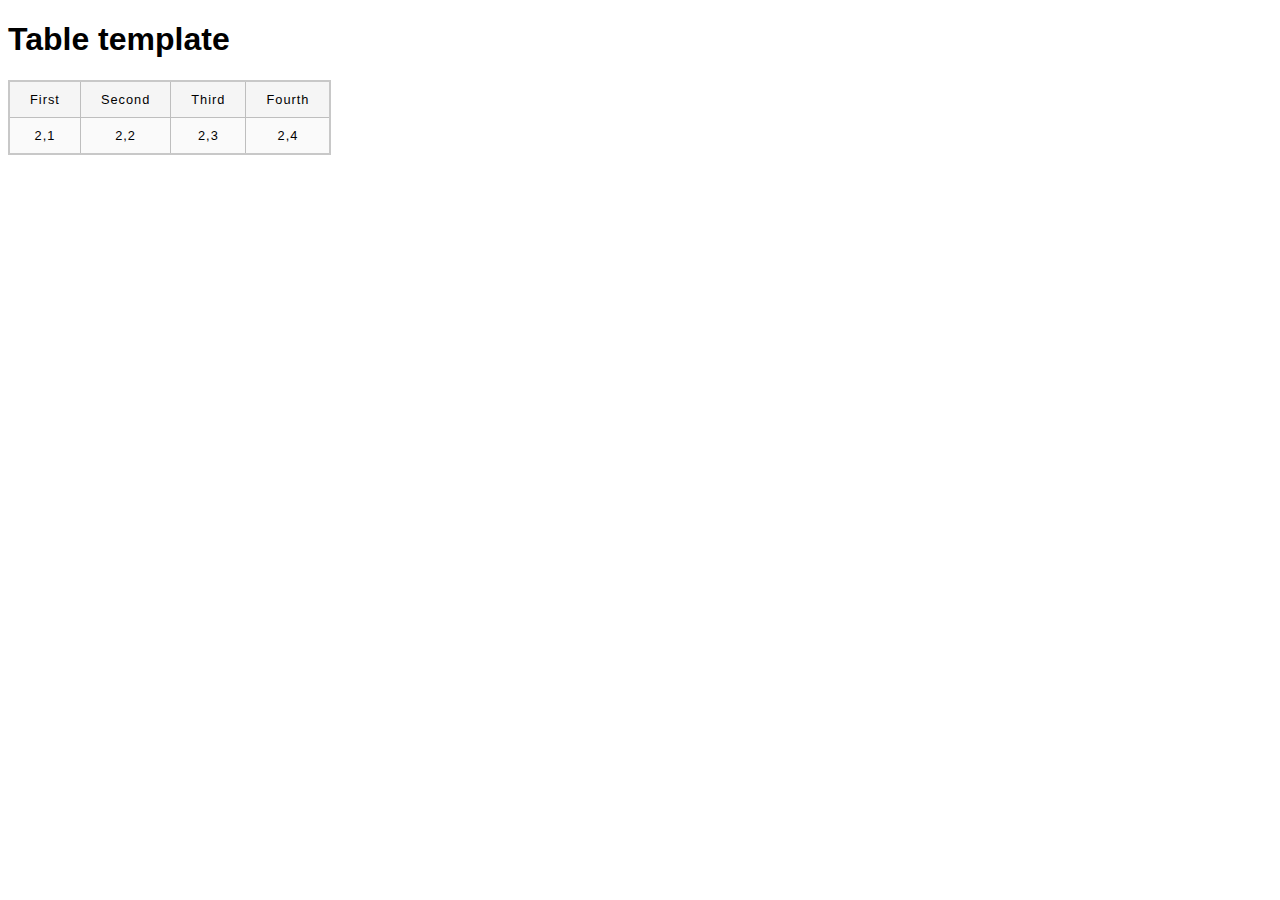
<file: tables/index.html>
<!DOCTYPE html>
<html lang="en-US">
  <head>
    <meta charset="utf-8">
    <meta name="viewport" content="width=device-width">
    <title>Table template</title>
    <link href="styles.css" rel="stylesheet" type="text/css">
  </head>
  <body>
    <h1>Table template</h1>
    <table>
        <tr>
            <td>First</td>
            <td>Second</td>
            <td>Third</td>
            <td>Fourth</td>
        </tr>
        <tr>
            <td>2,1</td>
            <td>2,2</td>
            <td>2,3</td>
            <td>2,4</td>
        </tr>
    </table>

  </body>
</html>
</file>
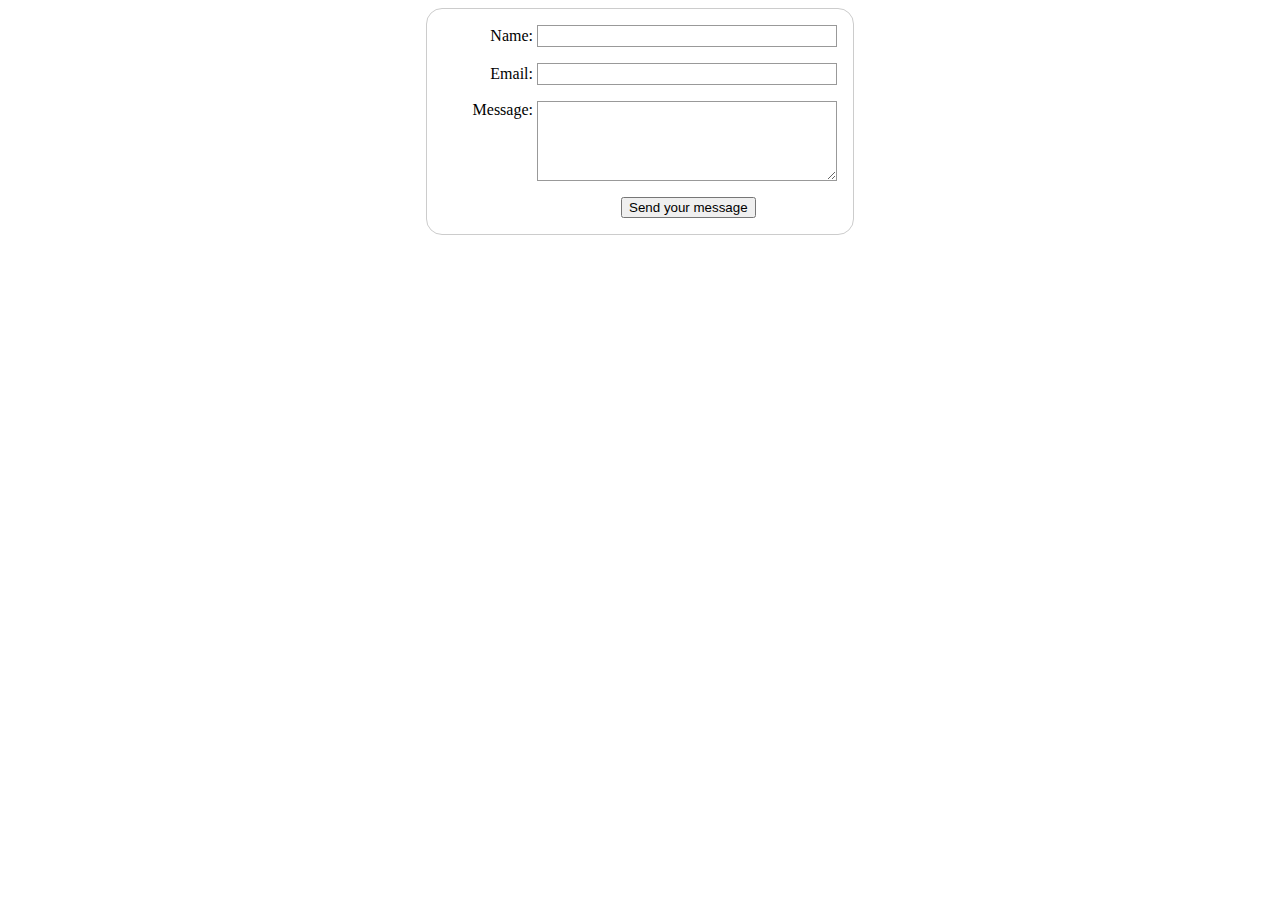
<file: forms/first_form.html>
<!DOCTYPE html>
<html lang="en-US">
  <head>
    <meta charset="utf-8">
    <meta name="viewport" content="width=device-width">
    <title>first_form</title>
    <link rel="stylesheet" href="styles.css">
  </head>
  <body>
    <form action="/my-handling-form-page" method="post">
    <ul>
        <li>
            <label for="name">Name:</label>
            <input type="text" id="name" name="user_name" />
        </li>
        <li>
            <label for="mail">Email:</label>
            <input type="email" id="mail" name="user_email" />
        </li>
        <li>
            <label for="msg">Message:</label>
            <textarea id="msg" name="user_message"></textarea>
        </li>
        <li class="button">
            <button type="submit">Send your message</button>
        </li>
    </ul>
    </form> 
  </body>
</html>
</file>
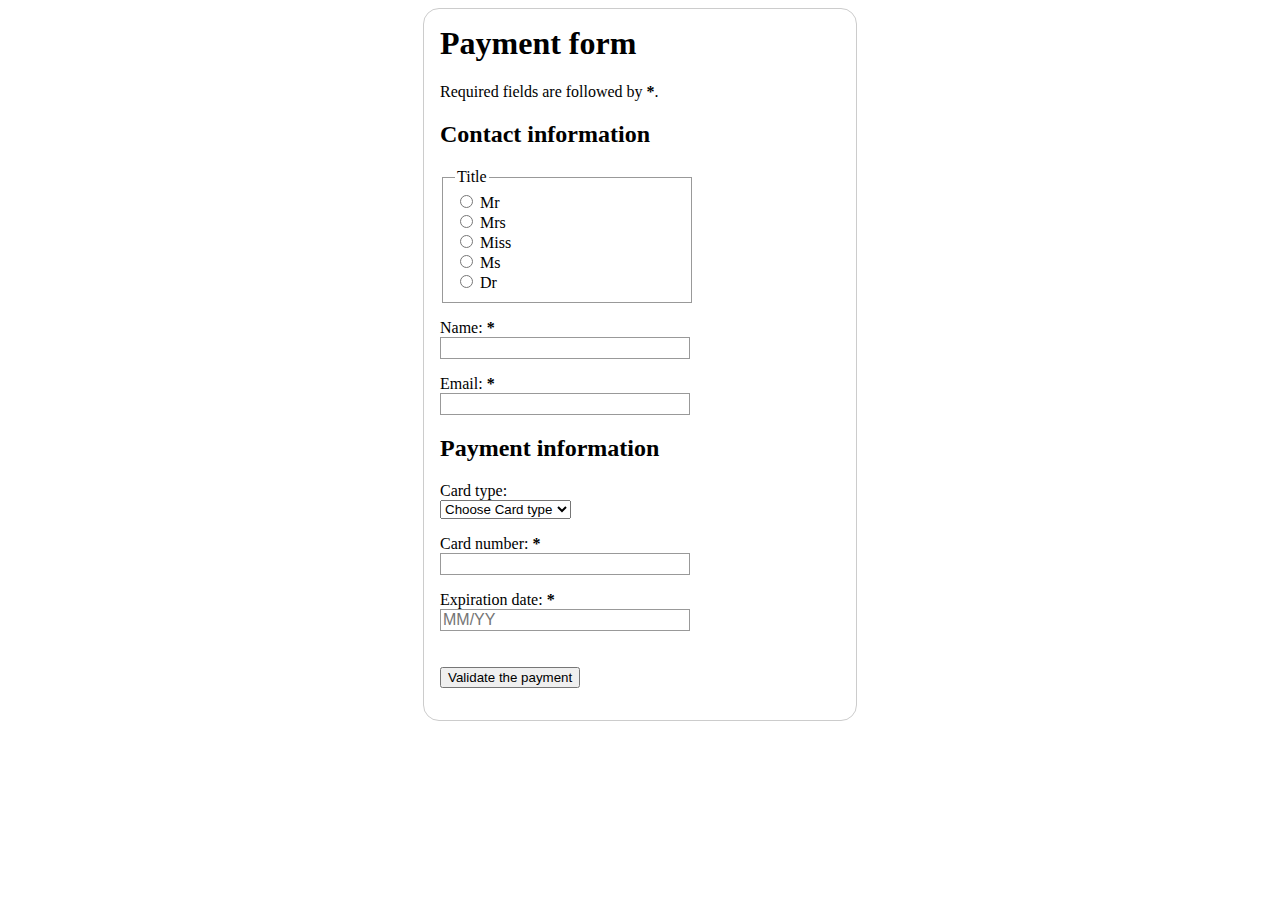
<file: forms/payment_form.html>
<!DOCTYPE html>
<html lang="en">
<head>
    <meta charset="UTF-8">
    <meta name="viewport" content="width=device-width, initial-scale=1.0">
    <title>Payment Form</title>
    <link rel="stylesheet" href="paymentFormStyles.css">
</head>
<body>
    <form>
        <h1>Payment form</h1>
        <p>
            Required fields are followed by
            <strong><span aria-label="required">*</span></strong>.
        </p>
        <section>
            <h2>Contact information</h2>
            <fieldset>
                <legend>Title</legend>
                <ul>
                    <li>
                        <label for="title_1">
                            <input type="radio" id="title_1" name="title" value="Mr" />
                            Mr
                        </label>
                    </li>
                    <li>
                        <label for="title_2">
                            <input type="radio" id="title_2" name="title" value="Mrs" />
                            Mrs
                        </label>
                    </li>
                    <li>
                        <label for="title_3">
                            <input type="radio" id="title_3" name="title" value="Miss" />
                            Miss
                        </label>
                    </li>
                    <li>
                        <label for="title_4">
                            <input type="radio" id="title_4" name="title" value="Ms" />
                            Ms
                        </label>
                    </li>
                    <li>
                        <label for="title_5">
                            <input type="radio" id="title_5" name="title" value="Dr" />
                            Dr
                        </label>
                    </li>
                </ul>
            </fieldset>
            <p>
                <label for="name">
                    <span>Name: </span>
                    <strong><span aria-label="required">*</span></strong>
                </label>
                <input type="text" id="name" name="username" required />
            </p>
            <p>
                <label for="mail">
                    <span>Email: </span>
                    <strong><span aria-label="required">*</span></strong>
                </label>
                <input type="email" id="mail" name="usermail" required />
            </p>
        </section>
        <section>
            <h2>Payment information</h2>
            <p>
                <label for="card">
                    <span>Card type:</span>
                </label>
                <select id="card" name="usercard">
                    <option value="none" selected disabled>Choose Card type</option>
                    <option value="visa">Visa</option>
                    <option value="mc">Mastercard</option>
                    <option value="amex">American Express</option>
                </select>
            </p>
            <p>
                <label for="number">
                    <span>Card number:</span>
                    <strong><span aria-label="required">*</span></strong>
                </label>
                <input type="tel" id="number" name="cardnumber" required />
            </p>
            <p>
                <label for="expiration">
                    <span>Expiration date:</span>
                    <strong><span aria-label="required">*</span></strong>
                </label>
                <input
                    type="text"
                    id="expiration"
                    name="expiration"
                    required
                    placeholder="MM/YY"
                    pattern="^(0[1-9]|1[0-2])\/([0-9]{2})$" />
            </p>
        </section>
        <section>
            <p>
              <button type="submit">Validate the payment</button>
            </p>
        </section>
    </form>
</body>
</html>
</file>
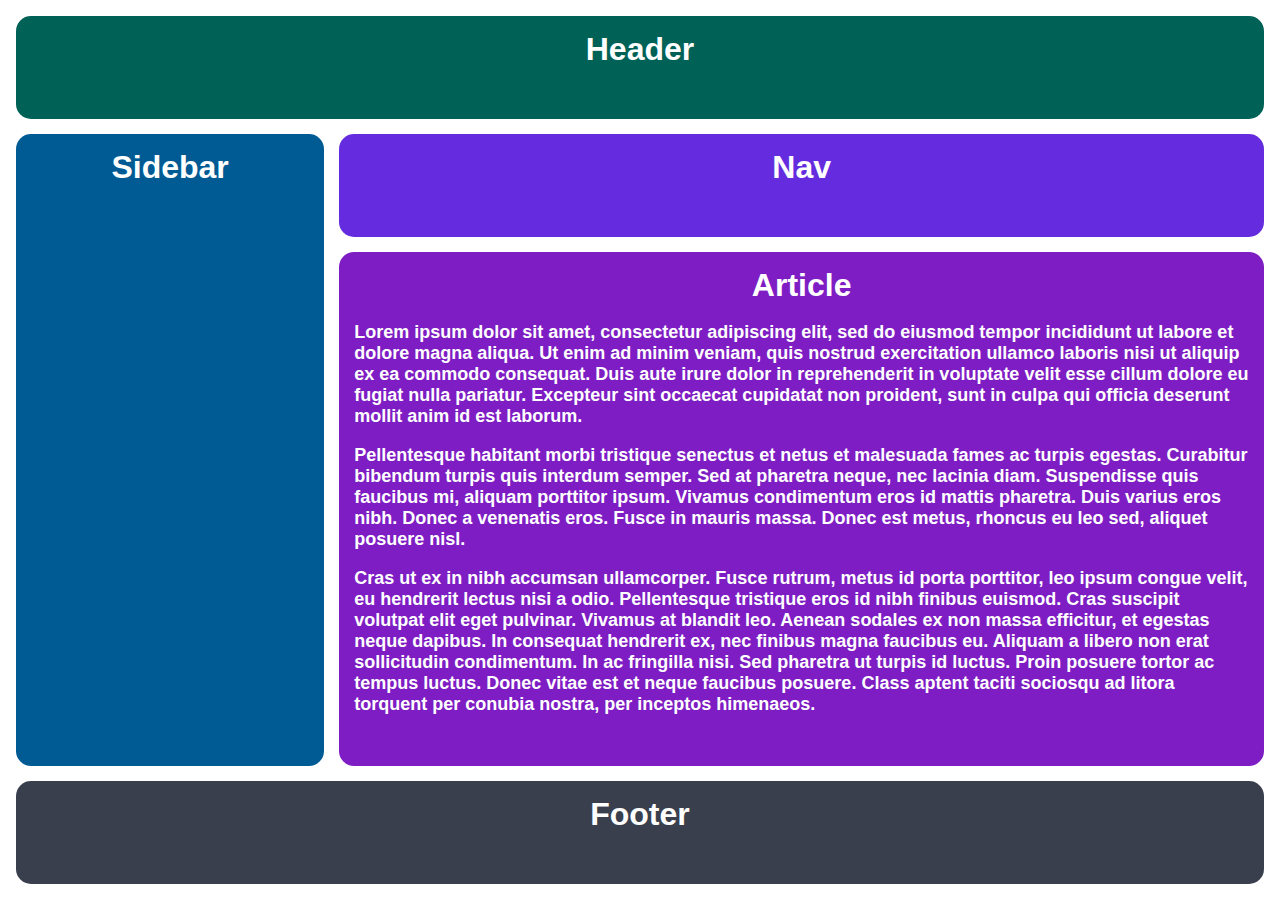
<file: grid/01_gridExercise.html>
<!DOCTYPE html>
<html lang="en">
  <head>
    <meta charset="UTF-8">
    <meta http-equiv="X-UA-Compatible" content="IE=edge">
    <meta name="viewport" content="width=device-width, initial-scale=1.0">
    <title>The Holy Grail</title>
    <link rel="stylesheet" href="01_gridStyle.css">
  </head>
  <body>
    <div class="container">
      <div class="header">Header</div>
      <div class="sidebar">Sidebar</div>
      <div class="nav">Nav</div>
      <div class="article">Article
        <p>Lorem  ipsum dolor sit amet, consectetur adipiscing elit, sed do eiusmod tempor incididunt ut labore et dolore magna aliqua. Ut enim ad minim veniam, quis nostrud exercitation ullamco laboris nisi ut aliquip ex ea commodo consequat. Duis aute irure dolor in reprehenderit in voluptate velit esse cillum dolore eu fugiat nulla pariatur. Excepteur sint occaecat cupidatat non proident, sunt in culpa qui officia deserunt mollit anim id est laborum.</p>
        <p>Pellentesque habitant morbi tristique senectus et netus et malesuada fames ac turpis egestas. Curabitur bibendum turpis quis interdum semper. Sed at pharetra neque, nec lacinia diam. Suspendisse quis faucibus mi, aliquam porttitor ipsum. Vivamus condimentum eros id mattis pharetra. Duis varius eros nibh. Donec a venenatis eros. Fusce in mauris massa. Donec est metus, rhoncus eu leo sed, aliquet posuere nisl.</p>
        <p>Cras ut ex in nibh accumsan ullamcorper. Fusce rutrum, metus id porta porttitor, leo ipsum congue velit, eu hendrerit lectus nisi a odio. Pellentesque tristique eros id nibh finibus euismod. Cras suscipit volutpat elit eget pulvinar. Vivamus at blandit leo. Aenean sodales ex non massa efficitur, et egestas neque dapibus. In consequat hendrerit ex, nec finibus magna faucibus eu. Aliquam a libero non erat sollicitudin condimentum. In ac fringilla nisi. Sed pharetra ut turpis id luctus. Proin posuere tortor ac tempus luctus. Donec vitae est et neque faucibus posuere. Class aptent taciti sociosqu ad litora torquent per conubia nostra, per inceptos himenaeos.</p>
      </div>
      <div class="footer">Footer</div>
    </div>
  </body>
</html>
</file>
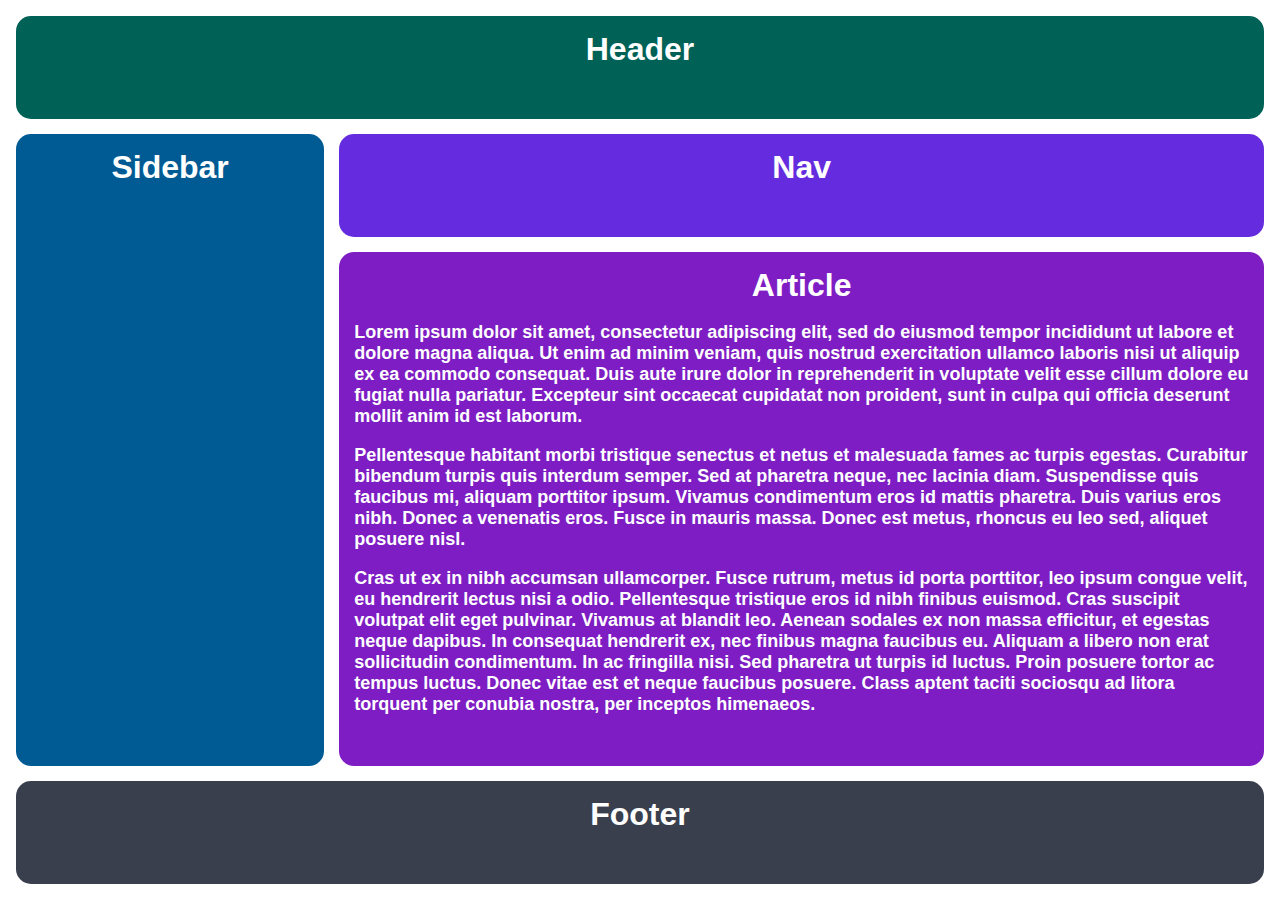
<file: grid/02_gridExercise.html>
<!DOCTYPE html>
<html lang="en">
  <head>
    <meta charset="UTF-8">
    <meta http-equiv="X-UA-Compatible" content="IE=edge">
    <meta name="viewport" content="width=device-width, initial-scale=1.0">
    <title>Responsive Holy Grail</title>
    <link rel="stylesheet" href="02_gridStyle.css">
  </head>
  <body>
    <div class="container">
      <div class="header">Header</div>
      <div class="sidebar">Sidebar</div>
      <div class="nav">Nav</div>
      <div class="article">Article
        <p>Lorem  ipsum dolor sit amet, consectetur adipiscing elit, sed do eiusmod tempor incididunt ut labore et dolore magna aliqua. Ut enim ad minim veniam, quis nostrud exercitation ullamco laboris nisi ut aliquip ex ea commodo consequat. Duis aute irure dolor in reprehenderit in voluptate velit esse cillum dolore eu fugiat nulla pariatur. Excepteur sint occaecat cupidatat non proident, sunt in culpa qui officia deserunt mollit anim id est laborum.</p>
        <p>Pellentesque habitant morbi tristique senectus et netus et malesuada fames ac turpis egestas. Curabitur bibendum turpis quis interdum semper. Sed at pharetra neque, nec lacinia diam. Suspendisse quis faucibus mi, aliquam porttitor ipsum. Vivamus condimentum eros id mattis pharetra. Duis varius eros nibh. Donec a venenatis eros. Fusce in mauris massa. Donec est metus, rhoncus eu leo sed, aliquet posuere nisl.</p>
        <p>Cras ut ex in nibh accumsan ullamcorper. Fusce rutrum, metus id porta porttitor, leo ipsum congue velit, eu hendrerit lectus nisi a odio. Pellentesque tristique eros id nibh finibus euismod. Cras suscipit volutpat elit eget pulvinar. Vivamus at blandit leo. Aenean sodales ex non massa efficitur, et egestas neque dapibus. In consequat hendrerit ex, nec finibus magna faucibus eu. Aliquam a libero non erat sollicitudin condimentum. In ac fringilla nisi. Sed pharetra ut turpis id luctus. Proin posuere tortor ac tempus luctus. Donec vitae est et neque faucibus posuere. Class aptent taciti sociosqu ad litora torquent per conubia nostra, per inceptos himenaeos.</p>
      </div>
      <div class="footer">Footer</div>
    </div>
  </body>
</html>
</file>
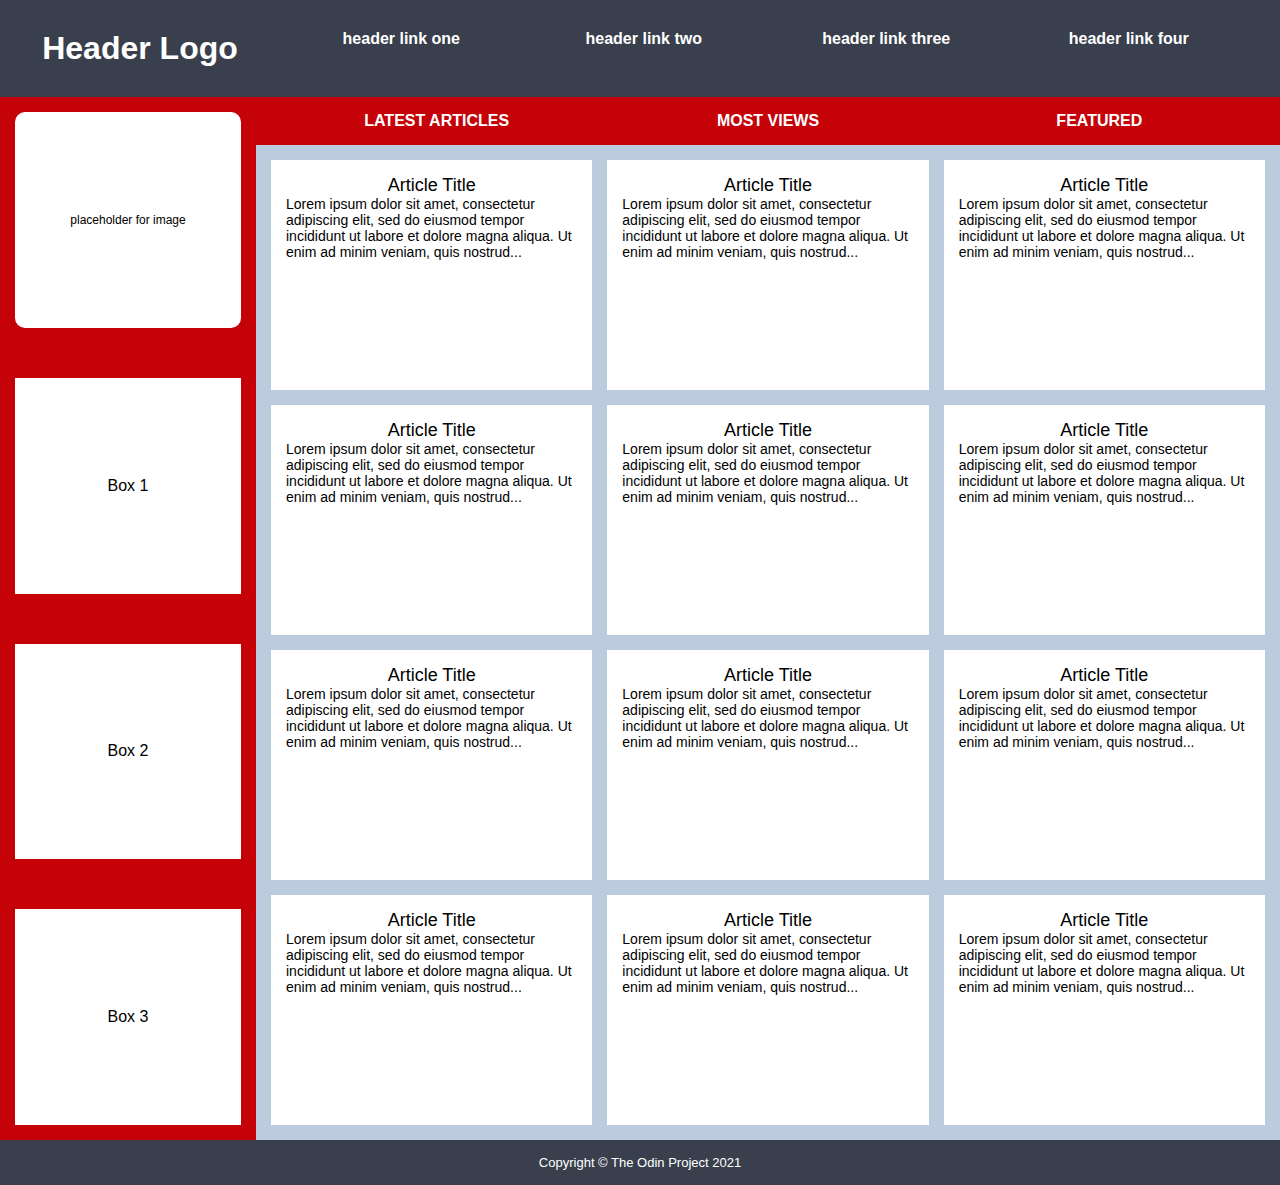
<file: grid/03_gridExercise.html>
<!DOCTYPE html>
<html lang="en">
  <head>
    <meta charset="UTF-8">
    <meta http-equiv="X-UA-Compatible" content="IE=edge">
    <meta name="viewport" content="width=device-width, initial-scale=1.0">
    <title>Holy Grail Mockup</title>
    <link rel="stylesheet" href="03_gridStyle.css">
  </head>
  <body>
    <div class="container">

      <div class="header">
        <div class="logo">Header Logo</div>
        <div class="menu">
          <ul>
            <li>header link one</li>
            <li>header link two</li>
            <li>header link three</li>
            <li>header link four</li>
          </ul>
        </div>
      </div>

      <div class="sidebar">
        <div class="photo">
          <p>placeholder for image</p>    
        </div>
        <div class="side-content">Box 1
        </div>
        <div class="side-content">Box 2
        </div>
        <div class="side-content">Box 3
        </div>
      </div>

      <div class="nav">
        <ul>
          <li>Latest Articles</li>
          <li>Most Views</li>
          <li>Featured</li>
        </ul>
      </div>

      <div class="article">
        <div class="card">
          <p class="title">Article Title</p>
          <p>Lorem ipsum dolor sit amet, consectetur adipiscing elit, sed do eiusmod tempor incididunt ut labore et dolore magna aliqua. Ut enim ad minim veniam, quis nostrud...</p>
        </div>
        <div class="card">
          <p class="title">Article Title</p>
          <p>Lorem ipsum dolor sit amet, consectetur adipiscing elit, sed do eiusmod tempor incididunt ut labore et dolore magna aliqua. Ut enim ad minim veniam, quis nostrud...</p>
        </div>
        <div class="card">
          <p class="title">Article Title</p>
          <p>Lorem ipsum dolor sit amet, consectetur adipiscing elit, sed do eiusmod tempor incididunt ut labore et dolore magna aliqua. Ut enim ad minim veniam, quis nostrud...</p>
        </div>
        <div class="card">
          <p class="title">Article Title</p>
          <p>Lorem ipsum dolor sit amet, consectetur adipiscing elit, sed do eiusmod tempor incididunt ut labore et dolore magna aliqua. Ut enim ad minim veniam, quis nostrud...</p>
        </div>
        <div class="card">
          <p class="title">Article Title</p>
          <p>Lorem ipsum dolor sit amet, consectetur adipiscing elit, sed do eiusmod tempor incididunt ut labore et dolore magna aliqua. Ut enim ad minim veniam, quis nostrud...</p>
        </div>
        <div class="card">
          <p class="title">Article Title</p>
          <p>Lorem ipsum dolor sit amet, consectetur adipiscing elit, sed do eiusmod tempor incididunt ut labore et dolore magna aliqua. Ut enim ad minim veniam, quis nostrud...</p>
        </div>
        <div class="card">
          <p class="title">Article Title</p>
          <p>Lorem ipsum dolor sit amet, consectetur adipiscing elit, sed do eiusmod tempor incididunt ut labore et dolore magna aliqua. Ut enim ad minim veniam, quis nostrud...</p>
        </div>
        <div class="card">
          <p class="title">Article Title</p>
          <p>Lorem ipsum dolor sit amet, consectetur adipiscing elit, sed do eiusmod tempor incididunt ut labore et dolore magna aliqua. Ut enim ad minim veniam, quis nostrud...</p>
        </div>
        <div class="card">
          <p class="title">Article Title</p>
          <p>Lorem ipsum dolor sit amet, consectetur adipiscing elit, sed do eiusmod tempor incididunt ut labore et dolore magna aliqua. Ut enim ad minim veniam, quis nostrud...</p>
        </div>
        <div class="card">
          <p class="title">Article Title</p>
          <p>Lorem ipsum dolor sit amet, consectetur adipiscing elit, sed do eiusmod tempor incididunt ut labore et dolore magna aliqua. Ut enim ad minim veniam, quis nostrud...</p>
        </div>
        <div class="card">
          <p class="title">Article Title</p>
          <p>Lorem ipsum dolor sit amet, consectetur adipiscing elit, sed do eiusmod tempor incididunt ut labore et dolore magna aliqua. Ut enim ad minim veniam, quis nostrud...</p>
        </div>
        <div class="card">
          <p class="title">Article Title</p>
          <p>Lorem ipsum dolor sit amet, consectetur adipiscing elit, sed do eiusmod tempor incididunt ut labore et dolore magna aliqua. Ut enim ad minim veniam, quis nostrud...</p>
        </div>
      </div>

      <div class="footer">
        <p>Copyright © The Odin Project 2021</p>
      </div>
      
    </div>
  </body>
</html>
</file>
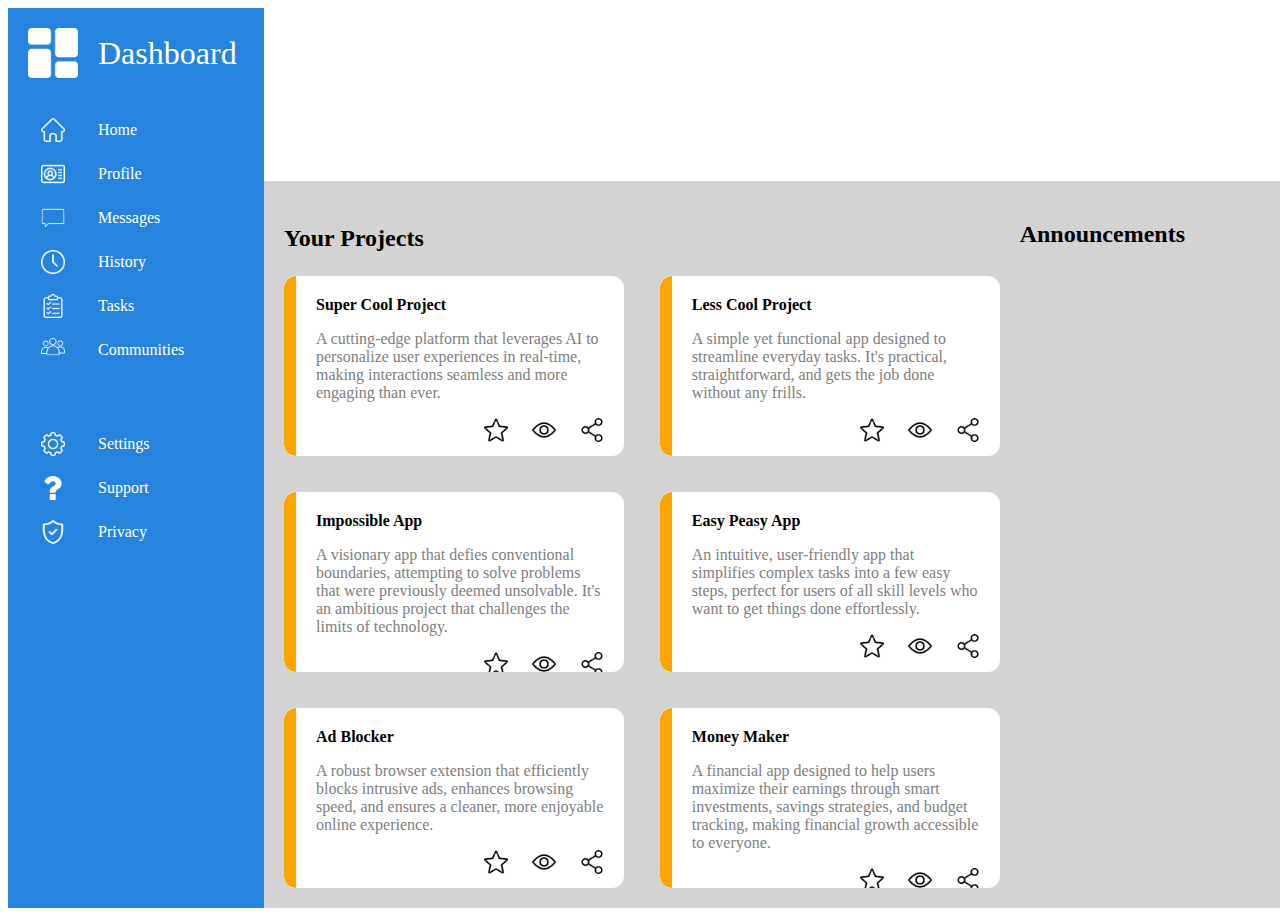
<file: grid/dashboard.html>
<!DOCTYPE html>
<html lang="en">
<head>
    <meta charset="UTF-8">
    <meta name="viewport" content="width=device-width, initial-scale=1.0">
    <title>Admin Dashboard</title>
    <link rel="stylesheet" href="styles.css" >
</head>
<body>
    <div class="container">
        <div class="sidebar">
            <div class="currentTab">
                <img src="img/dashboardIcon.png">
                <span>
                    Dashboard
                </span>
            </div>
            <div class="tabsContainer">
                <div class="mainTabs">
                    <div class="tab homeTab">
                        <img src="img/home.png">
                        <span>
                            Home
                        </span>
                    </div>
                    <div class="tab profileTab">
                        <img src="img/profile.png">
                        <span>
                            Profile
                        </span>
                    </div>
                    <div class="tab messagesTab">
                        <img src="img/message.png">
                        <span>
                            Messages
                        </span>
                    </div>
                    <div class="tab historyTab">
                        <img src="img/history.png">
                        <span>
                            History
                        </span>
                    </div>
                    <div class="tab tasksTab">
                        <img src="img/tasks.png">
                        <span>
                            Tasks
                        </span>
                    </div>
                    <div class="tab communitiesTab">
                        <img src="img/communities.png">
                        <span>
                            Communities
                        </span>
                    </div>
                </div>
                <div class="otherTabs">
                    <div class="tab settingsTab">
                        <img src="img/settings.png">
                        <span>
                            Settings
                        </span>
                    </div>
                    <div class="tab supportTab">
                        <img src="img/support.png">
                        <span>
                            Support
                        </span>
                    </div>
                    <div class="tab privacyTab">
                        <img src="img/privacy.png">
                        <span>
                            Privacy
                        </span>
                    </div>
                </div>
            </div>
        </div>
        <div class="header">
            <div class="topHeaderRow">

            </div>
            <div class="bottomHeaderRow">

            </div>
        </div>
        <div class="content">
            <div class="projects">
                <p class="projectsHeading">Your Projects</p>
                <div class="cardContainer">
                    <div class="card">
                        <div class="cardSide"></div>
                        <div class="cardContent">
                            <span class="cardTitle">Super Cool Project</span>
                            <p>
                                A cutting-edge platform that leverages AI to personalize
                                user experiences in real-time, making interactions seamless
                                and more engaging than ever.
                            </p>
                            <div class="cardButtonContainer">
                                <img class="cardButton" src="img/favourite.png">
                                <img class="cardButton" src="img/follow.png">
                                <img class="cardButton" src="img/share.png">
                            </div>
                        </div>
                    </div>
                    <div class="card">
                        <div class="cardSide"></div>
                        <div class="cardContent">
                            <span class="cardTitle">Less Cool Project</span>
                            <p>
                                A simple yet functional app designed to streamline everyday
                                tasks. It's practical, straightforward, and gets the job done
                                without any frills.
                            </p>
                            <div class="cardButtonContainer">
                                <img class="cardButton" src="img/favourite.png">
                                <img class="cardButton" src="img/follow.png">
                                <img class="cardButton" src="img/share.png">
                            </div>
                        </div>
                    </div>
                    <div class="card">
                        <div class="cardSide"></div>
                        <div class="cardContent">
                            <span class="cardTitle">Impossible App</span>
                            <p>
                                A visionary app that defies conventional boundaries,
                                attempting to solve problems that were previously deemed
                                unsolvable. It's an ambitious project that challenges
                                the limits of technology.
                            </p>
                            <div class="cardButtonContainer">
                                <img class="cardButton" src="img/favourite.png">
                                <img class="cardButton" src="img/follow.png">
                                <img class="cardButton" src="img/share.png">
                            </div>
                        </div>
                    </div>
                    <div class="card">
                        <div class="cardSide"></div>
                        <div class="cardContent">
                            <span class="cardTitle">Easy Peasy App</span>
                            <p>
                                An intuitive, user-friendly app that simplifies complex
                                tasks into a few easy steps, perfect for users of all
                                skill levels who want to get things done effortlessly.
                            </p>
                            <div class="cardButtonContainer">
                                <img class="cardButton" src="img/favourite.png">
                                <img class="cardButton" src="img/follow.png">
                                <img class="cardButton" src="img/share.png">
                            </div>
                        </div>
                    </div>
                    <div class="card">
                        <div class="cardSide"></div>
                        <div class="cardContent">
                            <span class="cardTitle">Ad Blocker</span>
                            <p>
                                A robust browser extension that efficiently blocks
                                intrusive ads, enhances browsing speed, and ensures
                                a cleaner, more enjoyable online experience.
                            </p>
                            <div class="cardButtonContainer">
                                <img class="cardButton" src="img/favourite.png">
                                <img class="cardButton" src="img/follow.png">
                                <img class="cardButton" src="img/share.png">
                            </div>
                        </div>
                    </div>
                    <div class="card">
                        <div class="cardSide"></div>
                        <div class="cardContent">
                            <span class="cardTitle">Money Maker</span>
                            <p>
                                A financial app designed to help users maximize their
                                earnings through smart investments, savings strategies,
                                and budget tracking, making financial growth accessible
                                to everyone.
                            </p>
                            <div class="cardButtonContainer">
                                <img class="cardButton" src="img/favourite.png">
                                <img class="cardButton" src="img/follow.png">
                                <img class="cardButton" src="img/share.png">
                            </div>
                        </div>
                    </div>
                </div>
            </div>
            <div class="announcements">
                <span class="announcementsHeading">Announcements</span>
            </div>
            <div class="trending">

            </div>
        </div>
    </div>
</body>
</html>
</file>
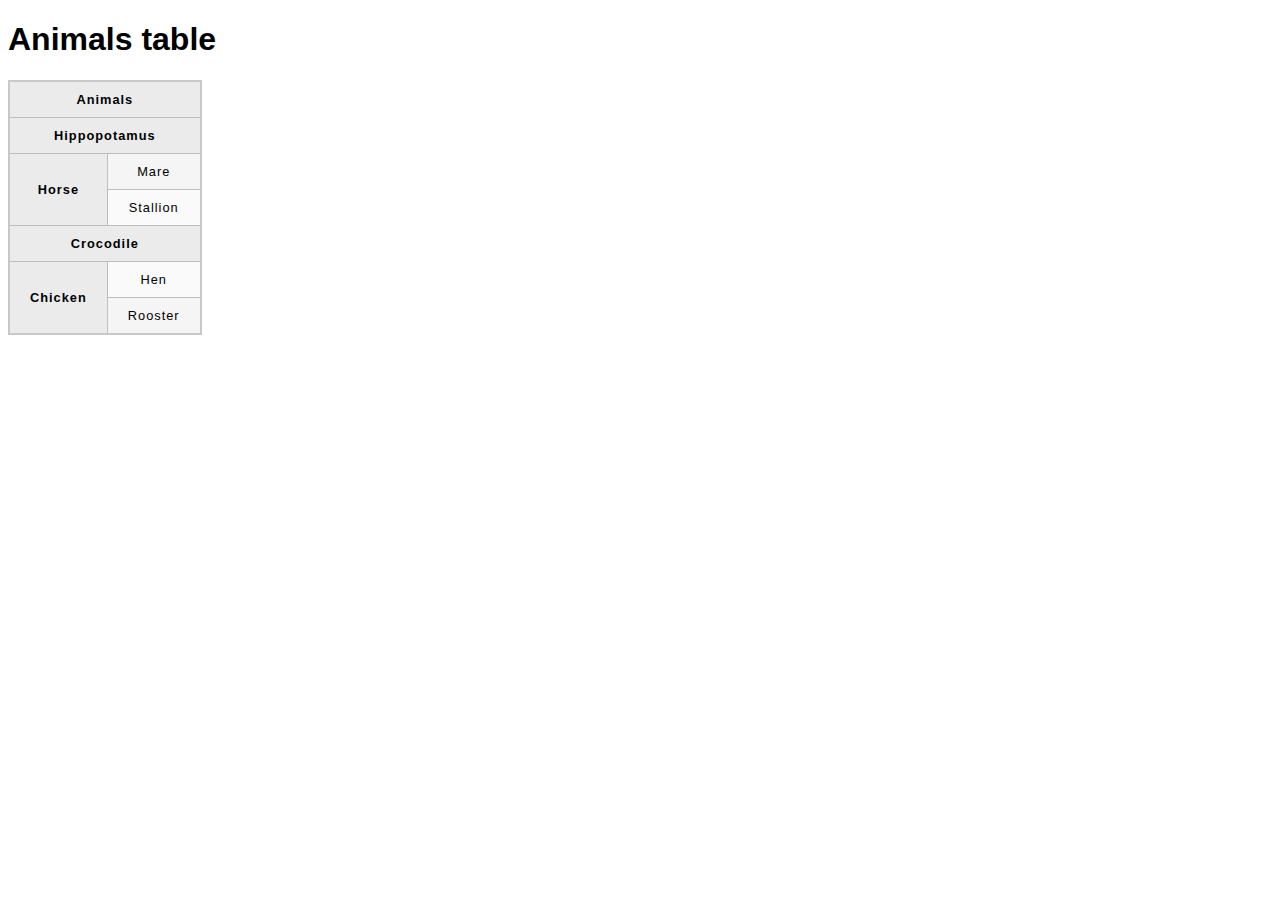
<file: tables/animals_table.html>
<!DOCTYPE html>
<html lang="en-US">
  <head>
    <meta charset="utf-8">
    <meta name="viewport" content="width=device-width">
    <title>Animals table</title>
    <link href="styles.css" rel="stylesheet" type="text/css">
  </head>
  <body>
    <h1>Animals table</h1>

    <table>
      <tr>
        <th colspan="2">Animals</th>
      </tr>
      <tr>
        <th colspan="2">Hippopotamus</th>
      </tr>
      <tr>
        <th rowspan="2">Horse</th>
        <td>Mare</td>
      </tr>
      <tr>
        <td>Stallion</td>
      </tr>
      <tr>
        <th colspan="2">Crocodile</th>
      </tr>
      <tr>
        <th rowspan="2">Chicken</th>
        <td>Hen</td>
      </tr>
      <tr>
        <td>Rooster</td>
      </tr>
    </table>


  </body>
</html>
</file>
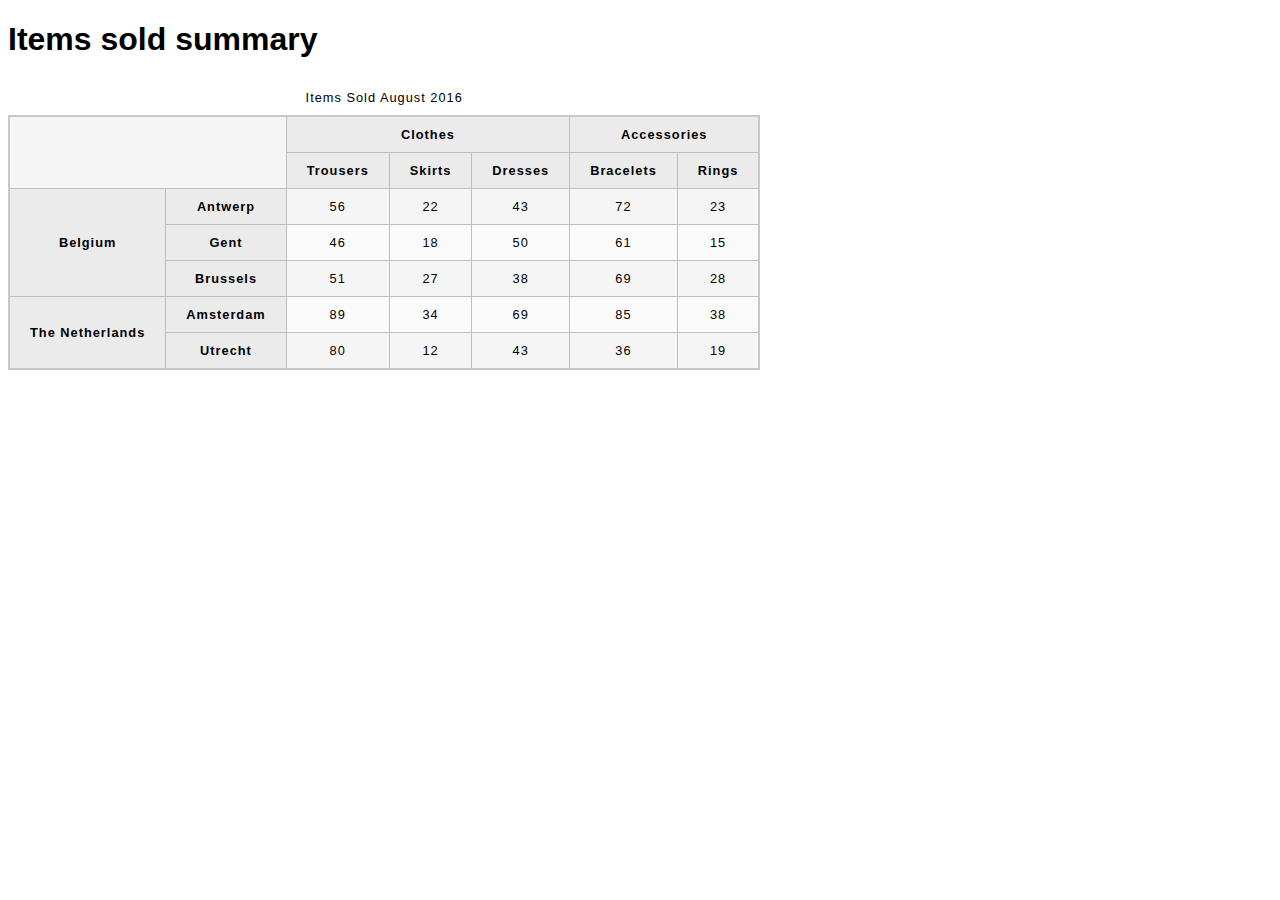
<file: tables/items_sold.html>
<!DOCTYPE html>
<html lang="en-US">
  <head>
    <meta charset="utf-8">
    <meta name="viewport" content="width=device-width">
    <title>Items sold summary</title>
    <link href="styles.css" rel="stylesheet" type="text/css">
  </head>

<body>
    <h1>Items sold summary</h1>

    <table>
      <caption>Items Sold August 2016</caption>
      <thead>
        <tr>
          <td colspan="2" rowspan="2"></td>
          <th colspan="3" scope="colgroup">Clothes</th>
          <th colspan="2" scope="colgroup">Accessories</th>
        </tr>
        <tr>
          <th scope="col">Trousers</th>
          <th scope="col">Skirts</th>
          <th scope="col">Dresses</th>
          <th scope="col">Bracelets</th>
          <th scope="col">Rings</th>
        </tr>
      </thead>
      <tbody>
        <tr>
          <th rowspan="3" scope="rowgroup">Belgium</th>
          <th scope="row">Antwerp</th>
          <td>56</td>
          <td>22</td>
          <td>43</td>
          <td>72</td>
          <td>23</td>
        </tr>
        <tr>
          <th scope="row">Gent</th>
          <td>46</td>
          <td>18</td>
          <td>50</td>
          <td>61</td>
          <td>15</td>
        </tr>
        <tr>
          <th scope="row">Brussels</th>
          <td>51</td>
          <td>27</td>
          <td>38</td>
          <td>69</td>
          <td>28</td>
        </tr>
        <tr>
          <th rowspan="2" scope="rowgroup">The Netherlands</th>
          <th scope="row">Amsterdam</th>
          <td>89</td>
          <td>34</td>
          <td>69</td>
          <td>85</td>
          <td>38</td>
        </tr>
        <tr>
          <th scope="row">Utrecht</th>
          <td>80</td>
          <td>12</td>
          <td>43</td>
          <td>36</td>
          <td>19</td>
        </tr>
      </tbody>
    </table>

</body>

</html>
</file>
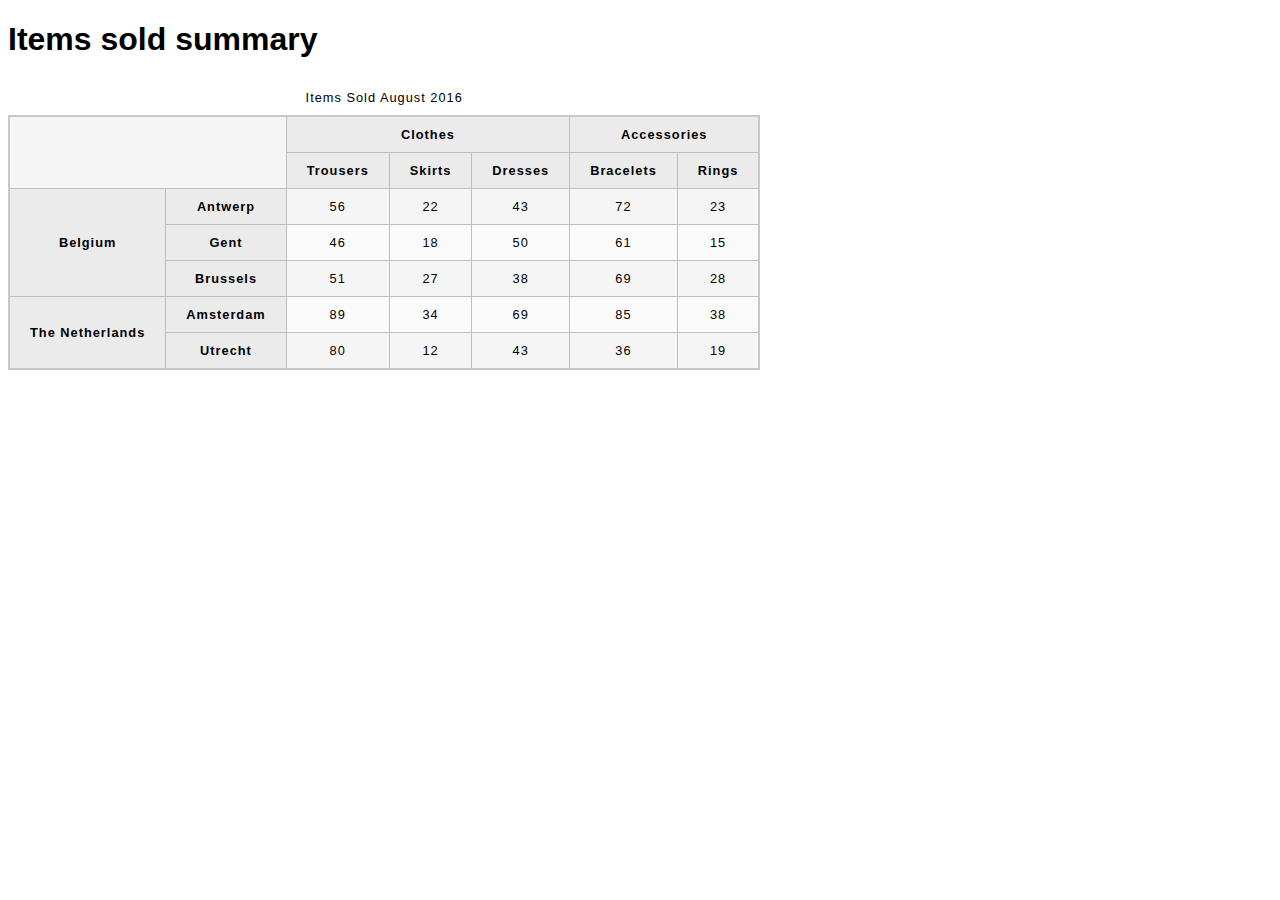
<file: tables/items_sold_02.html>
<!DOCTYPE html>
<html lang="en-US">
  <head>
    <meta charset="utf-8">
    <meta name="viewport" content="width=device-width">
    <title>Items sold summary</title>
    <link href="styles.css" rel="stylesheet" type="text/css">
  </head>

<body>
    <h1>Items sold summary</h1>

    <table>
      <caption>Items Sold August 2016</caption>
      <thead>
        <tr>
          <td colspan="2" rowspan="2"></td>
          <th id="clothes" colspan="3">Clothes</th>
          <th id="accessories" colspan="2">Accessories</th>
        </tr>
        <tr>
          <th id="trousers" headers="clothes">Trousers</th>
          <th id="skirts" headers="clothes">Skirts</th>
          <th id="dresses" headers="clothes">Dresses</th>
          <th id="bracelets" headers="accessories">Bracelets</th>
          <th id="rings" headers="accessories">Rings</th>
        </tr>
      </thead>
      <tbody>
        <tr>
          <th id="belgium" rowspan="3">Belgium</th>
          <th id="antwerp" headers="belgium">Antwerp</th>
          <td headers="clothes trousers belgium antwerp">56</td>
          <td headers="clothes skirts belgium antwerp">22</td>
          <td headers="clothes dresses belgium antwerp">43</td>
          <td headers="accessories bracelets belgium antwerp">72</td>
          <td headers="accessories rings belgium antwerp">23</td>
        </tr>
        <tr>
          <th id="gent" headers="belgium">Gent</th>
          <td headers="clothes trousers belgium gent">46</td>
          <td headers="clothes skirts belgium gent">18</td>
          <td headers="clothes dresses belgium gent">50</td>
          <td headers="accessories bracelets belgium gent">61</td>
          <td headers="accessories rings belgium gent">15</td>
        </tr>
        <tr>
          <th id="brussels" headers="belgium">Brussels</th>
          <td headers="clothes trousers belgium brussels">51</td>
          <td headers="clothes skirts belgium brussels">27</td>
          <td headers="clothes dresses belgium brussels">38</td>
          <td headers="accessories bracelets belgium brussels">69</td>
          <td headers="accessories rings belgium brussels">28</td>
        </tr>
        <tr>
          <th if="netherlands" rowspan="2">The Netherlands</th>
          <th id="amsterdam" headers="netherlands">Amsterdam</th>
          <td headers="clothes trousers netherlands amsterdam">89</td>
          <td headers="clothes skirts netherlands amsterdam">34</td>
          <td headers="clothes dresses netherlands amsterdam">69</td>
          <td headers="accessories bracelets netherlands amsterdam">85</td>
          <td headers="accessories rings netherlands amsterdam">38</td>
        </tr>
        <tr>
          <th id="utrecht" headers="netherlands">Utrecht</th>
          <td headers="clothes trousers netherlands utrecht">80</td>
          <td headers="clothes skirts netherlands utrecht">12</td>
          <td headers="clothes dresses netherlands utrecht">43</td>
          <td headers="accessories bracelets netherlands utrecht">36</td>
          <td headers="accessories rings netherlands utrecht">19</td>
        </tr>
      </tbody>
    </table>

</body>

</html>
</file>
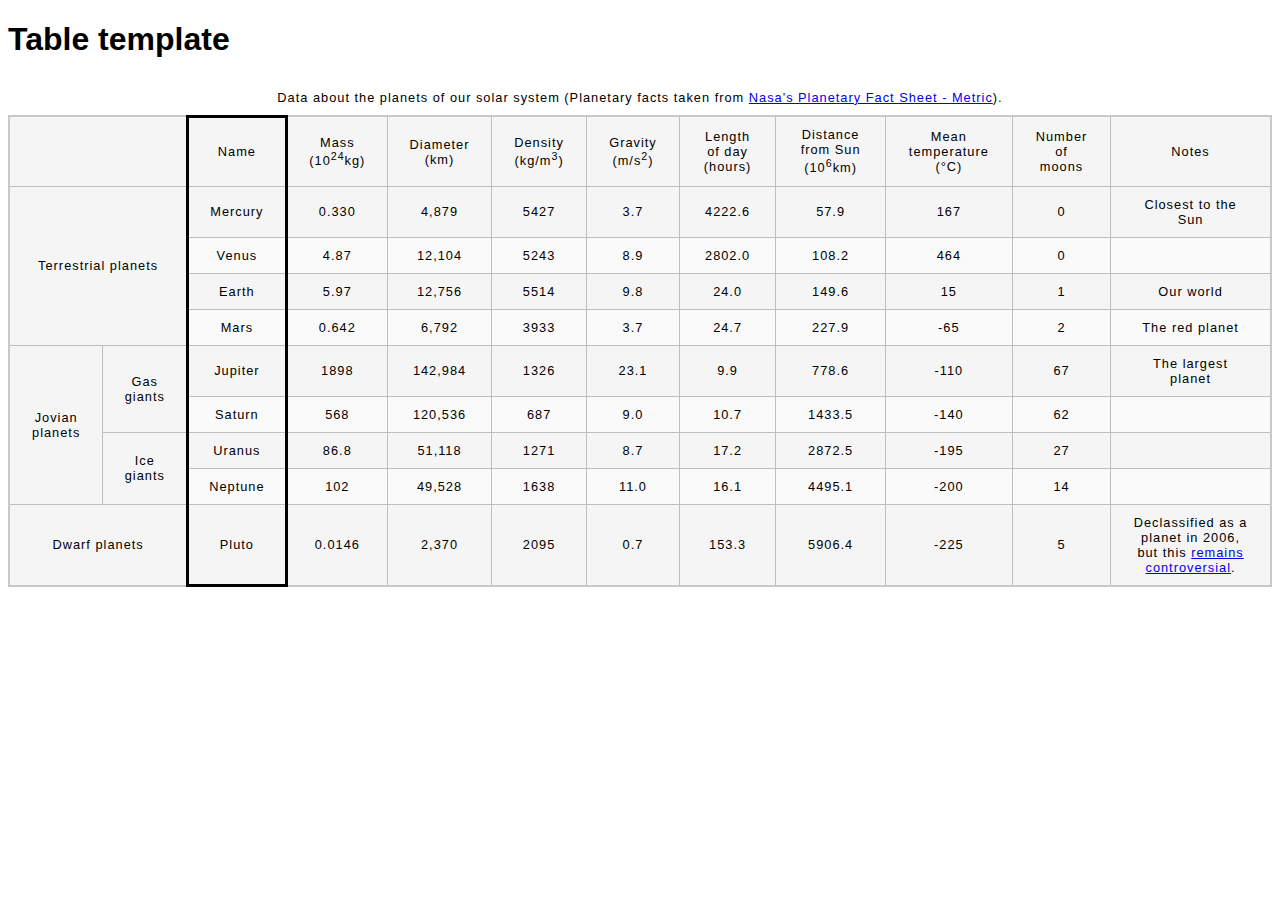
<file: tables/planets.html>
<!DOCTYPE html>
<html lang="en-US">
  <head>
    <meta charset="utf-8">
    <meta name="viewport" content="width=device-width">
    <title>Table template</title>
    <link href="styles.css" rel="stylesheet" type="text/css">
  </head>
  <body>
    <h1>Table template</h1>
    <table>
        <caption style="white-space: nowrap; overflow: hidden;">
            Data about the planets of our solar system (Planetary facts taken from <a href="http://nssdc.gsfc.nasa.gov/planetary/factsheet/">Nasa's Planetary Fact Sheet - Metric</a>).
        </caption>
        <colgroup>
            <col span="2">
            <col style="border-style: solid; border-color: black;">
            <col>
            <col>
            <col>
            <col>
            <col>
            <col>
            <col>
            <col>
            <col>
        </colgroup>
        <thead>
            <tr>
                <td colspan="2"></td>
                <td>Name</td>
                <td>Mass (10<sup>24</sup>kg)</td>
                <td>Diameter (km)</td>
                <td>Density (kg/m<sup>3</sup>)</td>
                <td>Gravity (m/s<sup>2</sup>)</td>
                <td>Length of day (hours)</td>
                <td>Distance from Sun (10<sup>6</sup>km)</td>
                <td>Mean temperature (°C)</td>
                <td>Number of moons</td>
                <td>Notes</td>
            </tr>
        </thead>
        <tbody>
            <tr>
                <td rowspan="4" colspan="2">Terrestrial planets</td>
                <td>Mercury</td>
                <td>0.330</td>
                <td>4,879</td>
                <td>5427</td>
                <td>3.7</td>
                <td>4222.6</td>
                <td>57.9</td>
                <td>167</td>
                <td>0</td>
                <td>Closest to the Sun</td>
            </tr>
            <tr>
                <td>Venus</td>
                <td>4.87</td>
                <td>12,104</td>
                <td>5243</td>
                <td>8.9</td>
                <td>2802.0</td>
                <td>108.2</td>
                <td>464</td>
                <td>0</td>
                <td></td>
            </tr>
            <tr>
                <td>Earth</td>
                <td>5.97</td>
                <td>12,756</td>
                <td>5514</td>
                <td>9.8</td>
                <td>24.0</td>
                <td>149.6</td>
                <td>15</td>
                <td>1</td>
                <td>Our world</td>
            </tr>
            <tr>
                <td>Mars</td>
                <td>0.642</td>
                <td>6,792</td>
                <td>3933</td>
                <td>3.7</td>
                <td>24.7</td>
                <td>227.9</td>
                <td>-65</td>
                <td>2</td>
                <td>The red planet</td>
            </tr>
            <tr>
                <td rowspan="4">Jovian planets</td>
                <td rowspan="2">Gas giants</td>
                <td>Jupiter</td>
                <td>1898</td>
                <td>142,984</td>
                <td>1326</td>
                <td>23.1</td>
                <td>9.9</td>
                <td>778.6</td>
                <td>-110</td>
                <td>67</td>
                <td>The largest planet</td>
            </tr>
            <tr>
                <td>Saturn</td>
                <td>568</td>
                <td>120,536</td>
                <td>687</td>
                <td>9.0</td>
                <td>10.7</td>
                <td>1433.5</td>
                <td>-140</td>
                <td>62</td>
                <td></td>
            </tr>
            <tr>
                <td rowspan="2">Ice giants</td>
                <td>Uranus</td>
                <td>86.8</td>
                <td>51,118</td>
                <td>1271</td>
                <td>8.7</td>
                <td>17.2</td>
                <td>2872.5</td>
                <td>-195</td>
                <td>27</td>
                <td></td>
            </tr>
            <tr>
                <td>Neptune</td>
                <td>102</td>
                <td>49,528</td>
                <td>1638</td>
                <td>11.0</td>
                <td>16.1</td>
                <td>4495.1</td>
                <td>-200</td>
                <td>14</td>
                <td></td>
            </tr>
            <tr>
                <td colspan="2">Dwarf planets</td>
                <td>Pluto</td>
                <td>0.0146</td>
                <td>2,370</td>
                <td>2095</td>
                <td>0.7</td>
                <td>153.3</td>
                <td>5906.4</td>
                <td>-225</td>
                <td>5</td>
                <td>Declassified as a planet in 2006, but this <a href="http://www.usatoday.com/story/tech/2014/10/02/pluto-planet-solar-system/16578959/">remains controversial</a>.</td>
            </tr>
        </tbody>
    </table>

  </body>
</html>
</file>
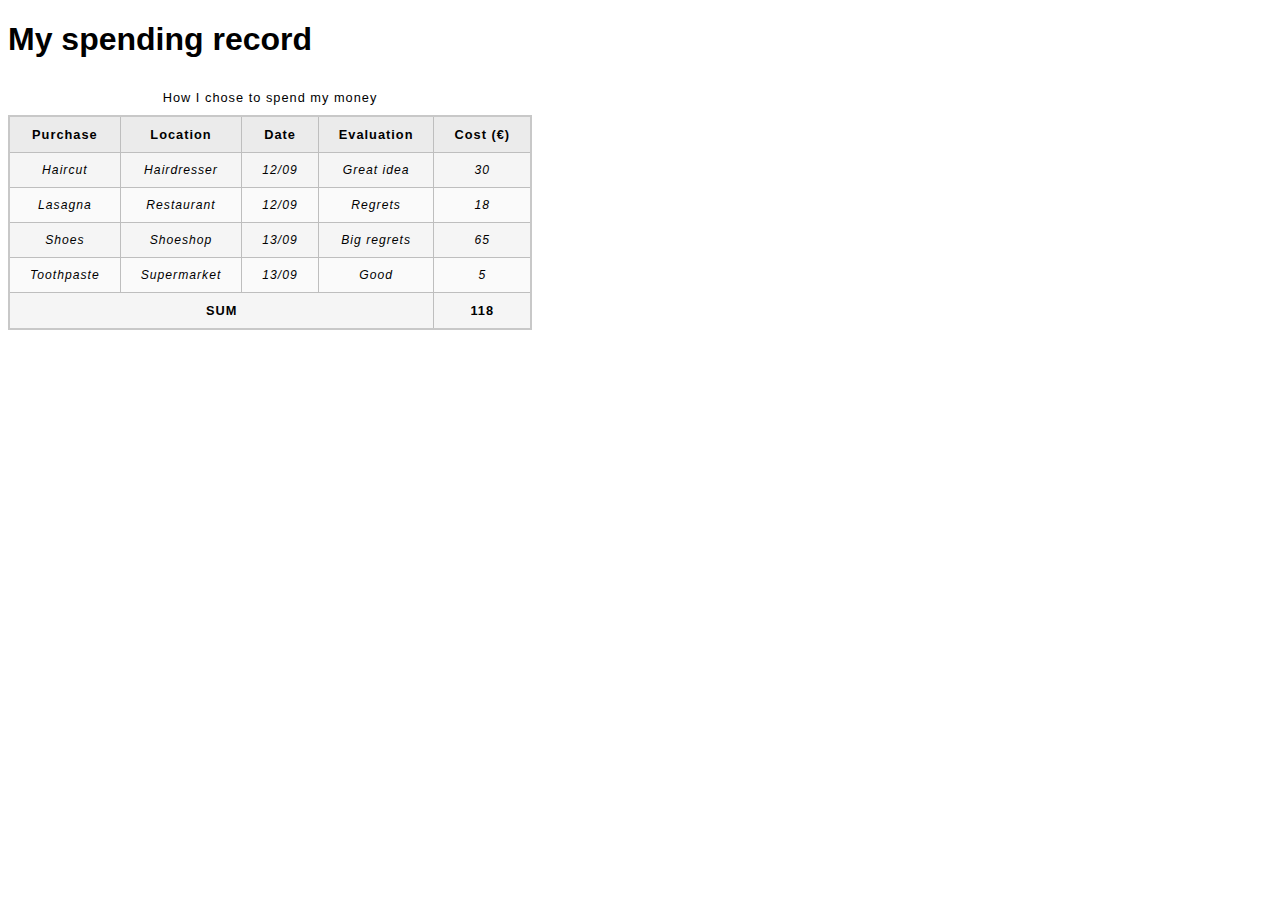
<file: tables/spending_record.html>
<!DOCTYPE html>
<html lang="en-US">
  <head>
    <meta charset="utf-8">
    <meta name="viewport" content="width=device-width">
    <title>My spending record</title>
    <link href="styles.css" rel="stylesheet" type="text/css">
    <style>
        tbody {
            font-size: 95%;
            font-style: italic;
        }
        tfoot {
            font-weight: bold;
        }
    </style>
  </head>
  <body>
    <h1>My spending record</h1>

    <table>
        <caption>How I chose to spend my money</caption>
        <thead>
            <tr>
                <th>Purchase</th>
                <th>Location</th>
                <th>Date</th>
                <th>Evaluation</th>
                <th>Cost (€)</th>
            </tr>
        </thead>
        <tfoot>
            <tr>
                <td colspan="4">SUM</td>
                <td>118</td>
            </tr>
        </tfoot>
        <tbody>
            <tr>
                <td>Haircut</td>
                <td>Hairdresser</td>
                <td>12/09</td>
                <td>Great idea</td>
                <td>30</td>
            </tr>
            <tr>
                <td>Lasagna</td>
                <td>Restaurant</td>
                <td>12/09</td>
                <td>Regrets</td>
                <td>18</td>
            </tr>
            <tr>
                <td>Shoes</td>
                <td>Shoeshop</td>
                <td>13/09</td>
                <td>Big regrets</td>
                <td>65</td>
            </tr>
            <tr>
                <td>Toothpaste</td>
                <td>Supermarket</td>
                <td>13/09</td>
                <td>Good</td>
                <td>5</td>
            </tr>
        </tbody>
    </table>

  </body>
</html>
</file>
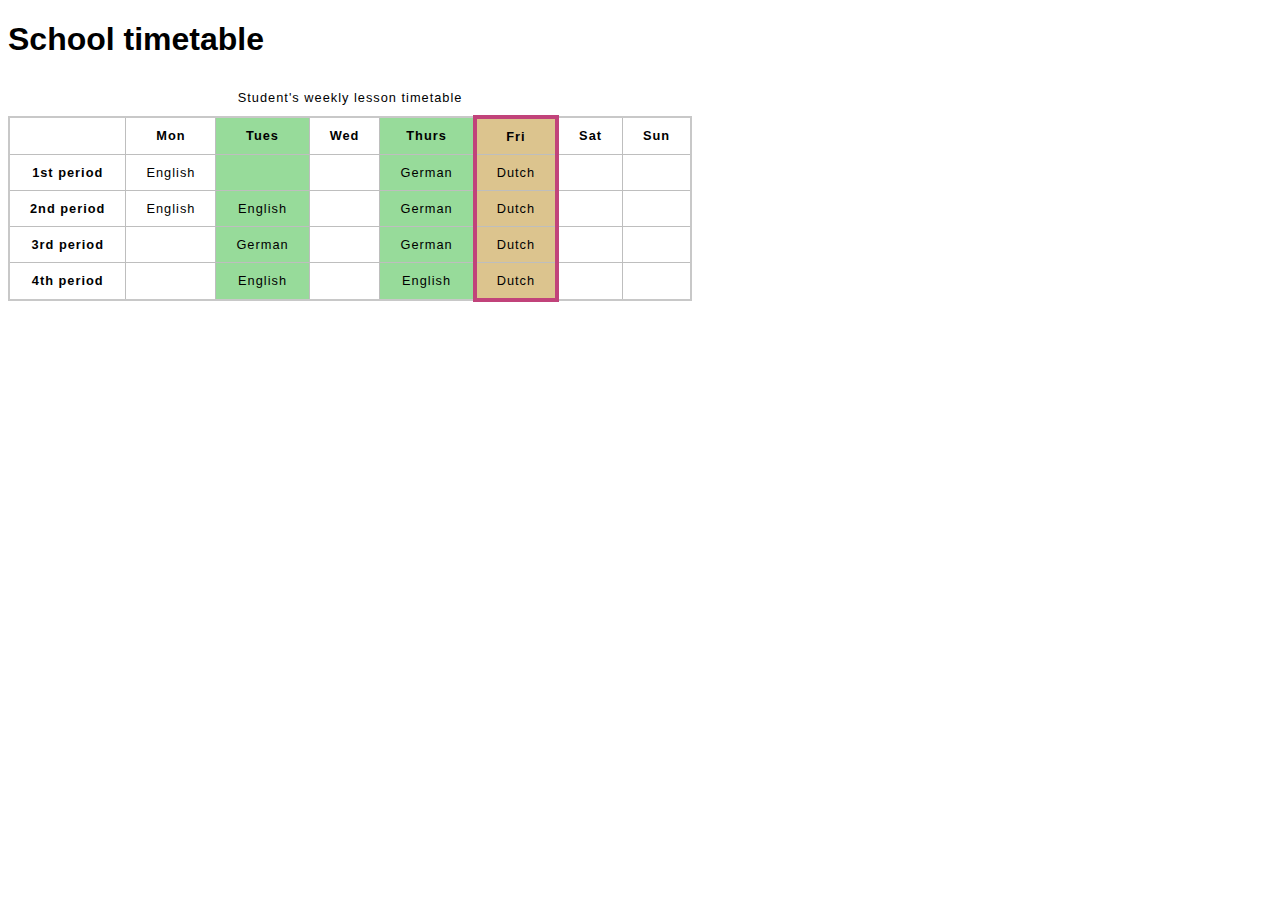
<file: tables/timetable.html>
<!DOCTYPE html>
<html lang="en-US">
  <head>
    <meta charset="utf-8">
    <meta name="viewport" content="width=device-width">
    <title>School timetable</title>
    <style>
    html {
      font-family: sans-serif;
    }

    table {
      border-collapse: collapse;
      border: 2px solid rgb(200,200,200);
      letter-spacing: 1px;
      font-size: 0.8rem;
    }

    td, th {
      border: 1px solid rgb(190,190,190);
      padding: 10px 20px;
    }

    td {
      text-align: center;
    }

    caption {
      padding: 10px;
    }
    </style>
  </head>
  <body>
    <h1>School timetable</h1>

    <table>
        <caption>
            Student's weekly lesson timetable
        </caption>
        <colgroup>
            <col />
            <col />
            <col style="background-color:#97DB9A"/>
            <col style="width: 42px"/>
            <col style="background-color:#97DB9A"/>
            <col style="background-color:#DCC48E; border:4px solid #C1437A"/>
            <col style="width: 42px"/>
            <col style="width: 42px"/>
        </colgroup>
      <tr>
        <td>&nbsp;</td>
        <th>Mon</th>
        <th>Tues</th>
        <th>Wed</th>
        <th>Thurs</th>
        <th>Fri</th>
        <th>Sat</th>
        <th>Sun</th>
      </tr>
      <tr>
        <th>1st period</th>
        <td>English</td>
        <td>&nbsp;</td>
        <td>&nbsp;</td>
        <td>German</td>
        <td>Dutch</td>
        <td>&nbsp;</td>
        <td>&nbsp;</td>
      </tr>
      <tr>
        <th>2nd period</th>
        <td>English</td>
        <td>English</td>
        <td>&nbsp;</td>
        <td>German</td>
        <td>Dutch</td>
        <td>&nbsp;</td>
        <td>&nbsp;</td>
      </tr>
      <tr>
        <th>3rd period</th>
        <td>&nbsp;</td>
        <td>German</td>
        <td>&nbsp;</td>
        <td>German</td>
        <td>Dutch</td>
        <td>&nbsp;</td>
        <td>&nbsp;</td>
      </tr>
      <tr>
        <th>4th period</th>
        <td>&nbsp;</td>
        <td>English</td>
        <td>&nbsp;</td>
        <td>English</td>
        <td>Dutch</td>
        <td>&nbsp;</td>
        <td>&nbsp;</td>
      </tr>
    </table>


  </body>
</html>
</file>
<file: tables/styles.css>
html {
    font-family: sans-serif;
}

table {
    border-collapse: collapse;
    border: 2px solid rgb(200,200,200);
    letter-spacing: 1px;
    font-size: 0.8rem;
}

td, th {
    border: 1px solid rgb(190,190,190);
    padding: 10px 20px;
}

th {
    background-color: rgb(235,235,235);
}

td {
    text-align: center;
}

tr:nth-child(even) td {
    background-color: rgb(250,250,250);
}

tr:nth-child(odd) td {
    background-color: rgb(245,245,245);
}

caption {
    padding: 10px;
}
</file>
<file: forms/styles.css>
body {
    /* Center the form on the page */
    text-align: center;
}

form {
    display: inline-block;
    /* Form outline */
    padding: 1em;
    border: 1px solid #ccc;
    border-radius: 1em;
}

ul {
    list-style: none;
    padding: 0;
    margin: 0;
}

form li + li {
    margin-top: 1em;
}

label {
    /* Uniform size & alignment */
    display: inline-block;
    min-width: 90px;
    text-align: right;
}

input,
textarea {
    /* To make sure that all text fields have the same font settings
        By default, textareas have a monospace font */
    font: 1em sans-serif;
    /* Uniform text field size */
    width: 300px;
    box-sizing: border-box;
    /* Match form field borders */
    border: 1px solid #999;
}

input:focus,
textarea:focus {
    /* Additional highlight for focused elements */
    border-color: #000;
}

textarea {
    /* Align multiline text fields with their labels */
    vertical-align: top;
    /* Provide space to type some text */
    height: 5em;
}

.button {
    /* Align buttons with the text fields */
    padding-left: 90px; /* same size as the label elements */
}

button {
    /* This extra margin represent roughly the same space as the space
        between the labels and their text fields */
    margin-left: 0.5em;
}
</file>
<file: forms/paymentFormStyles.css>
h1 {
margin-top: 0;
}

ul {
margin: 0;
padding: 0;
list-style: none;
}

form {
margin: 0 auto;
width: 400px;
padding: 1em;
border: 1px solid #ccc;
border-radius: 1em;
}

div + div {
margin-top: 1em;
}

label span {
display: inline-block;
text-align: right;
}

input,
textarea {
font: 1em sans-serif;
width: 250px;
box-sizing: border-box;
border: 1px solid #999;
}

input[type="checkbox"],
input[type="radio"] {
width: auto;
border: none;
}

input:focus,
textarea:focus {
border-color: #000;
}

textarea {
vertical-align: top;
height: 5em;
resize: vertical;
}

fieldset {
width: 250px;
box-sizing: border-box;
border: 1px solid #999;
}

button {
margin: 20px 0 0 0;
}

label {
position: relative;
display: inline-block;
}

p label {
width: 100%;
}

label em {
position: absolute;
right: 5px;
top: 20px;
}
</file>
<file: grid/01_gridStyle.css>
body,
html {
  height: 100%;
  margin: 0;
}

.container {
  text-align: center;
  height: 100%;
  padding: 16px;
  box-sizing: border-box;
  display: grid;
  grid-template-columns: 1fr 3fr;
  grid-template-rows: 1fr 1fr 5fr 1fr;
  gap: 15px;
}

.container div {
  padding: 15px;
  font-size: 32px;
  font-family: Helvetica;
  font-weight: bold;
  color: white;
  border-radius: 15px;
}

.header {
  background-color: #006157;
  grid-area: 1 / 1 / 2 / 3;
}

.sidebar {
  background-color: #005B94;
  grid-area: 2 / 1 / 4 / 2;
}

.nav {
  background-color: #642cde;
  grid-area: 2 / 2 / 3 / 3;
}

.article {
  background-color: #7E1DC3;
  grid-area: 3 / 2 / 4 / 3;
}

.footer {
  background-color: #393f4d;
  grid-area: 4 / 1 / 5 / 3;
}

.article p {
  font-size: 18px;
  font-family: sans-serif;
  color: white;
  text-align: left;
}
</file>
<file: grid/02_gridStyle.css>
body,
html {
  height: 100%;
  margin: 0;
}

.container {
  text-align: center;
  height: 100%;
  padding: 16px;
  box-sizing: border-box;
  display: grid;
  grid-template-columns: 1fr 3fr;
  grid-template-rows: 1fr 1fr 5fr 1fr;
  gap: 15px;
}

.container div {
  padding: 15px;
  font-size: 32px;
  font-family: Helvetica;
  font-weight: bold;
  color: white;
  border-radius: 15px;
}

.header {
  background-color: #006157;
  grid-column: 1 / 3;
}

.sidebar {
  background-color: #005B94;
  grid-row: 2 / 4;
}

.nav {
  background-color: #642cde;
}

.article {
  background-color: #7E1DC3;
}

.article p {
  font-size: 18px;
  font-family: sans-serif;
  color: white;
  text-align: left;
}

.footer {
  background-color: #393f4d;
  grid-column: 1 / 3;
}
</file>
<file: grid/03_gridStyle.css>
* {
    margin: 0;
    padding: 0;
}

.container {
    text-align: center;
    display: grid;
    grid-template-columns: 1fr 4fr;
}

.container div {
    padding: 15px;
    font-size: 32px;
    font-family: Helvetica;
    font-weight: bold;
    color: white;
}

.header {
    background-color: #393f4d;
    grid-column: 1 / 3;
    display: grid;
    grid-template-columns: 1fr 4fr;
}

.menu ul {
    display: grid;
    grid-template-columns: repeat(4, 1fr);
    list-style: none;
}

.nav ul {
    display: grid;
    grid-template-columns: repeat(3, 1fr);
    list-style: none;
}

.menu ul,
.menu li {
    font-size: 16px;
}

.sidebar {
    background-color: #C50208;
    grid-column: 1 / 2;
    grid-row: 2 / 4;
    display: grid;
    grid-template-rows: repeat(4, 1fr);
    gap: 50px;
}

.sidebar .photo {
    background-color: white;
    color: black;
    font-size: 12px;
    font-weight: normal;
    border-radius: 10px;
}


.sidebar .side-content {
    background-color: white;
    color: black;
    font-size: 16px;
    font-weight: normal;
}

.sidebar div {
    display: grid;
    align-items: center;
}

.nav {
    background-color: #C50208;
}

.nav ul li {
    font-size: 16px;
    text-transform: uppercase;
}

.article {
    background-color: #bccbde;
    display: grid;
    grid-template-columns: repeat(auto-fit, minmax(250px, 1fr));
    gap: 15px;
}

.article p {
    font-size: 18px;
    font-family: sans-serif;
    color: white;
    text-align: left;
}

.article .card {
    background-color: #FFFFFF;
    color: black;
    text-align: center;
    height: 200px;
}

.card p {
    color: black;
    font-weight: normal;
    font-size: 14px;
}

.card .title {
    font-size: 18px;
    text-align: center;
}

.footer {
    background-color: #393f4d;
    grid-column: 1 / 3;
}

.footer p {
    font-size: 13px;
    font-weight: normal;
}
</file>
<file: grid/styles.css>
.container {
    display: grid;
    grid-template-columns: 1fr 4fr;
    grid-template-rows: 1fr 4fr;
    height: 100vh;
    width: 100vw;
}

.sidebar {
    grid-column: 1 / 2;
    grid-row: 1 / 3;
    background: #2683de;
}

.content {
    grid-column: 2 / 3;
    grid-row: 2 / 3;
    background-color: lightgray;
    display: grid;
    grid-template-columns: 8fr 3fr;
    grid-template-rows: 1fr 1fr;
    padding: 20px;
}

.projects {
    grid-column: 1 / 2;
    grid-row: 1 / 3;
}

.projectsHeading {
    font-size: 24px;
    font-weight: bold;
}

.cardContainer {
    display: grid;
    grid-template-columns: 1fr 1fr;
    grid-template-rows: repeat(3, 1fr);
    gap: 36px;
}

.card {
    height: 180px;
    width: minmax(0, 240px);
    background-color: #ffffff;
    border-radius: 12px;
    display: grid;
    grid-template-columns: 12px auto;
    overflow: hidden;
}

.cardSide {
    background-color: orange;
    border-top-left-radius: 12px;
    border-bottom-left-radius: 12px;
    height: inherit;
}

.cardContent {
    padding: 20px;
    display: grid;
}

.cardTitle {
    font-weight: bold;
}

.cardContent > p {
    color: gray;
}

.cardButtonContainer {
    display: grid;
    grid-auto-flow: column;
    grid-template-rows: 1fr;
    justify-content: end;
    gap: 24px;
}

.cardButton {
    height: 24px;
    width: 24px;
}

.announcements {
    padding: 20px;
}

.announcementsHeading {
    font-size: 24px;
    font-weight: bold;
}

.mainTabs {
    padding-left: 20px;
    padding-right: 20px;
    padding-top: 10px;
    padding-bottom: 10px;
}

.otherTabs {
    padding-left: 20px;
    padding-right: 20px;
    padding-top: 40px;
    padding-bottom: 40px;
}

.currentTab {
    display: grid;
    grid-template-columns: 50px auto;
    padding: 20px;
    gap: 20px;
}

.currentTab > img {
    height: 50px;
    width: 50px;
    align-self: center;
}

.currentTab > span {
    color: #ffffff;
    align-self: center;
    font-size: 32px;
}

.tab {
    display: grid;
    grid-template-columns: 50px auto;
    padding-top: 10px;
    padding-bottom: 10px;
    gap: 20px;
}

.tab > img {
    height: 24px;
    width: 24px;
    align-self: center;
    justify-self: center;
}

.tab > span {
    color: #ffffff;
    align-self: center;
}
</file>
